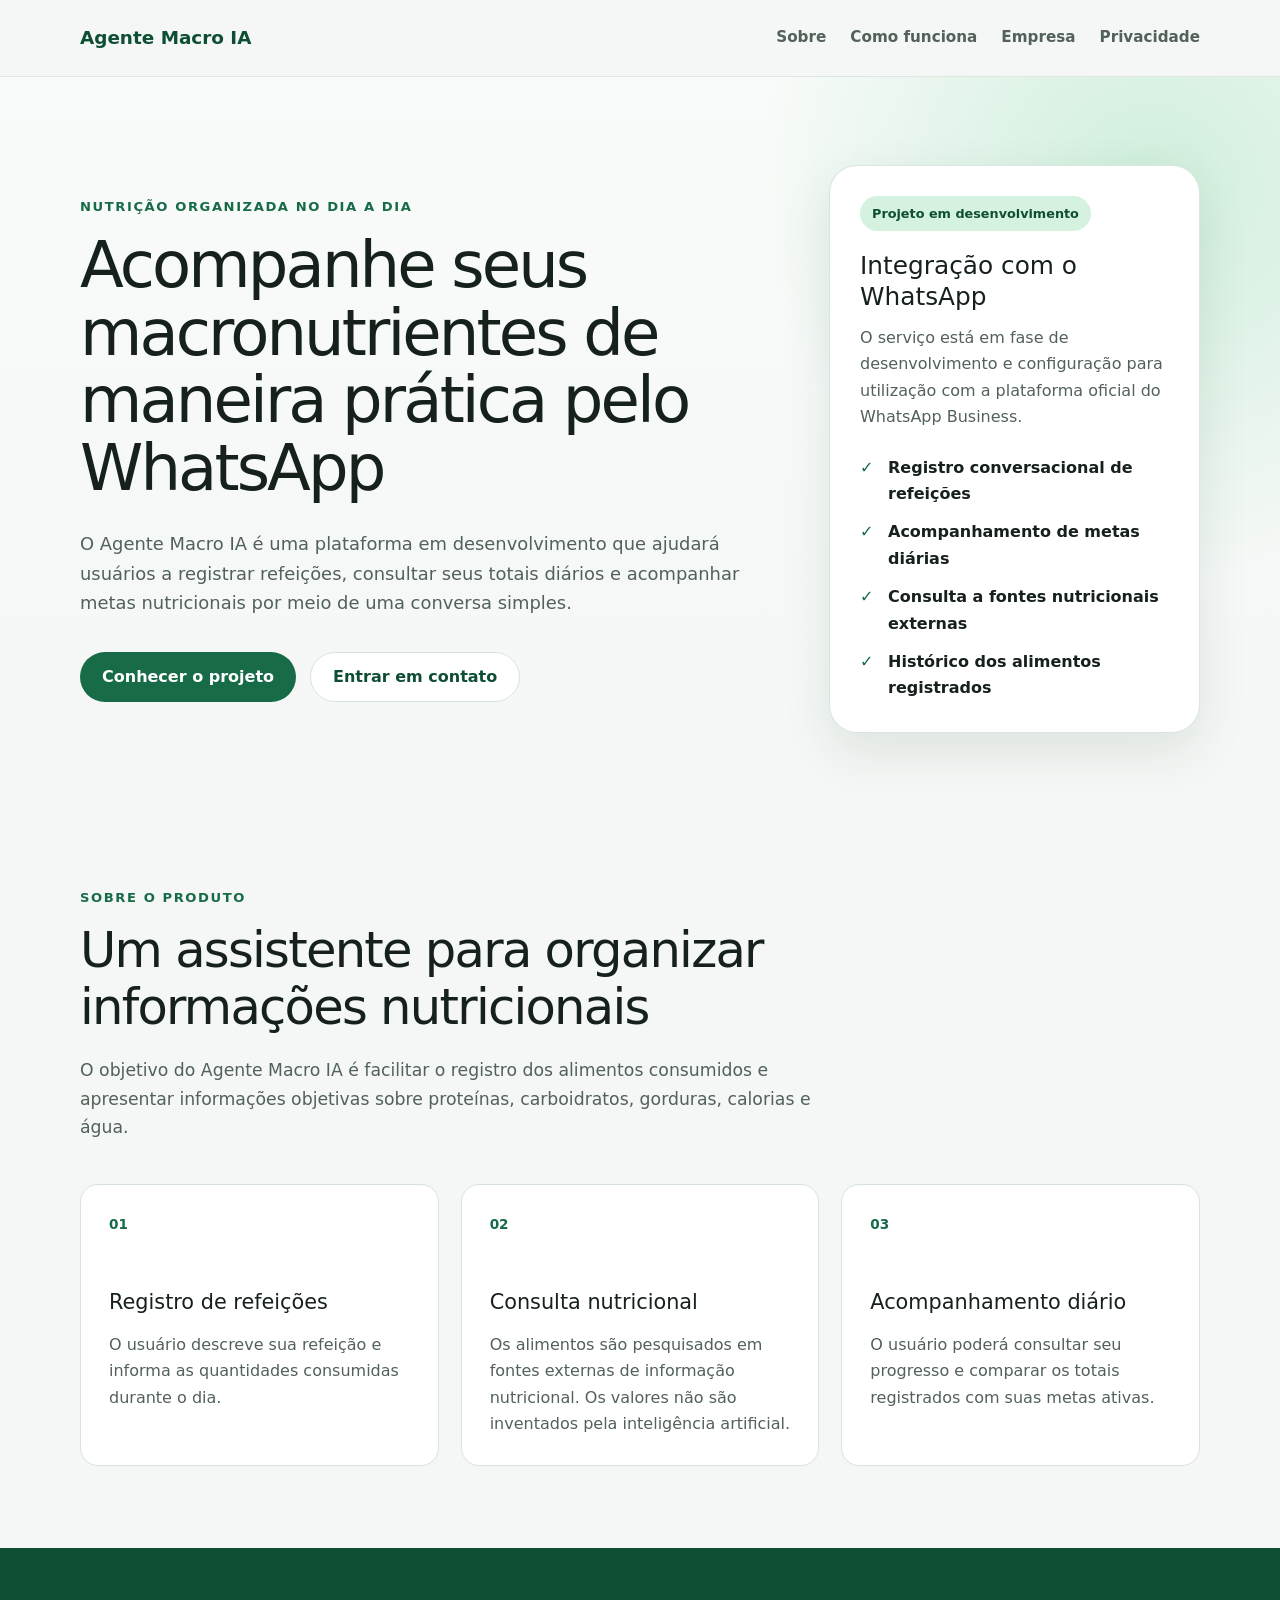
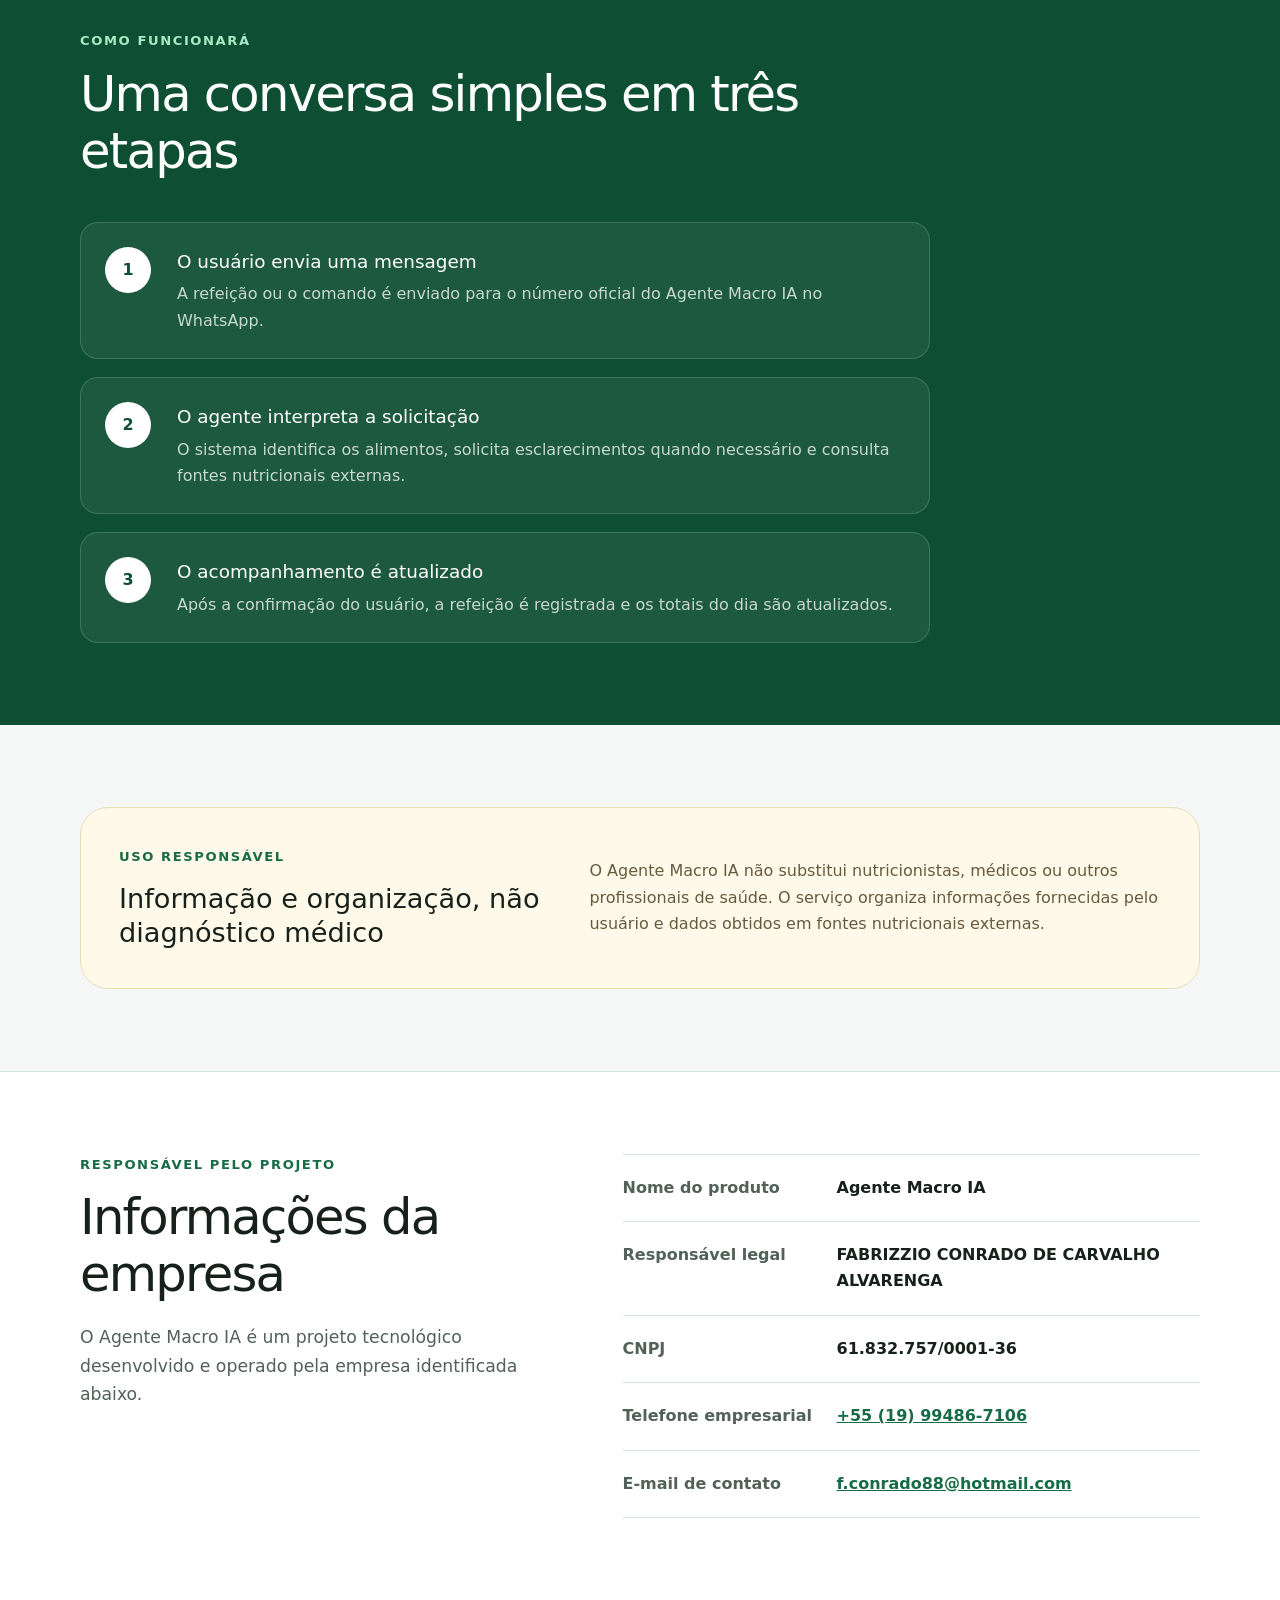
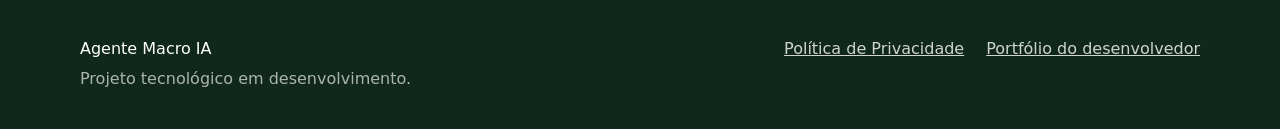
<file: agente-macro-ia/index.html>
<!DOCTYPE html>
<html lang="pt-BR">

<head>
    <meta charset="UTF-8" />
    <meta name="viewport" content="width=device-width, initial-scale=1.0" />

    <title>Agente Macro IA | Acompanhamento de macronutrientes</title>

    <meta name="description"
        content="Agente Macro IA é uma plataforma em desenvolvimento para registro de refeições e acompanhamento de macronutrientes pelo WhatsApp." />

    <link rel="canonical" href="https://faconrado.github.io/meu-portfolio/agente-macro-ia/" />

    <link rel="stylesheet" href="../reset.css" />
    <link rel="stylesheet" href="./style.css" />
</head>

<body>
    <header class="site-header">
        <div class="content header-content">
            <a class="brand" href="./" aria-label="Página inicial do Agente Macro IA">
                Agente Macro IA
            </a>

            <nav class="navigation" aria-label="Navegação principal">
                <a href="#sobre">Sobre</a>
                <a href="#funcionamento">Como funciona</a>
                <a href="#empresa">Empresa</a>
                <a href="./politica-de-privacidade.html">Privacidade</a>
            </nav>
        </div>
    </header>

    <main>
        <section class="hero">
            <div class="content hero-grid">
                <div class="hero-text">
                    <p class="eyebrow">Nutrição organizada no dia a dia</p>

                    <h1>
                        Acompanhe seus macronutrientes de maneira prática pelo WhatsApp
                    </h1>

                    <p class="hero-description">
                        O Agente Macro IA é uma plataforma em desenvolvimento que ajudará
                        usuários a registrar refeições, consultar seus totais diários e
                        acompanhar metas nutricionais por meio de uma conversa simples.
                    </p>

                    <div class="hero-actions">
                        <a class="primary-button" href="#sobre">
                            Conhecer o projeto
                        </a>

                        <a class="secondary-button" href="mailto:f.conrado88@hotmail.com">
                            Entrar em contato
                        </a>
                    </div>
                </div>

                <aside class="status-card" aria-label="Situação atual do projeto">
                    <span class="status-label">Projeto em desenvolvimento</span>

                    <h2>Integração com o WhatsApp</h2>

                    <p>
                        O serviço está em fase de desenvolvimento e configuração para
                        utilização com a plataforma oficial do WhatsApp Business.
                    </p>

                    <ul class="check-list">
                        <li>Registro conversacional de refeições</li>
                        <li>Acompanhamento de metas diárias</li>
                        <li>Consulta a fontes nutricionais externas</li>
                        <li>Histórico dos alimentos registrados</li>
                    </ul>
                </aside>
            </div>
        </section>

        <section id="sobre" class="section">
            <div class="content">
                <p class="section-label">Sobre o produto</p>

                <h2 class="section-title">
                    Um assistente para organizar informações nutricionais
                </h2>

                <p class="section-introduction">
                    O objetivo do Agente Macro IA é facilitar o registro dos alimentos
                    consumidos e apresentar informações objetivas sobre proteínas,
                    carboidratos, gorduras, calorias e água.
                </p>

                <div class="feature-grid">
                    <article class="feature-card">
                        <span class="feature-number">01</span>
                        <h3>Registro de refeições</h3>
                        <p>
                            O usuário descreve sua refeição e informa as quantidades
                            consumidas durante o dia.
                        </p>
                    </article>

                    <article class="feature-card">
                        <span class="feature-number">02</span>
                        <h3>Consulta nutricional</h3>
                        <p>
                            Os alimentos são pesquisados em fontes externas de informação
                            nutricional. Os valores não são inventados pela inteligência
                            artificial.
                        </p>
                    </article>

                    <article class="feature-card">
                        <span class="feature-number">03</span>
                        <h3>Acompanhamento diário</h3>
                        <p>
                            O usuário poderá consultar seu progresso e comparar os totais
                            registrados com suas metas ativas.
                        </p>
                    </article>
                </div>
            </div>
        </section>

        <section id="funcionamento" class="section section-highlight">
            <div class="content">
                <p class="section-label">Como funcionará</p>

                <h2 class="section-title">
                    Uma conversa simples em três etapas
                </h2>

                <ol class="steps">
                    <li class="step">
                        <span>1</span>
                        <div>
                            <h3>O usuário envia uma mensagem</h3>
                            <p>
                                A refeição ou o comando é enviado para o número oficial do
                                Agente Macro IA no WhatsApp.
                            </p>
                        </div>
                    </li>

                    <li class="step">
                        <span>2</span>
                        <div>
                            <h3>O agente interpreta a solicitação</h3>
                            <p>
                                O sistema identifica os alimentos, solicita esclarecimentos
                                quando necessário e consulta fontes nutricionais externas.
                            </p>
                        </div>
                    </li>

                    <li class="step">
                        <span>3</span>
                        <div>
                            <h3>O acompanhamento é atualizado</h3>
                            <p>
                                Após a confirmação do usuário, a refeição é registrada e os
                                totais do dia são atualizados.
                            </p>
                        </div>
                    </li>
                </ol>
            </div>
        </section>

        <section class="section">
            <div class="content">
                <div class="notice">
                    <div>
                        <p class="section-label">Uso responsável</p>
                        <h2>Informação e organização, não diagnóstico médico</h2>
                    </div>

                    <p>
                        O Agente Macro IA não substitui nutricionistas, médicos ou outros
                        profissionais de saúde. O serviço organiza informações fornecidas
                        pelo usuário e dados obtidos em fontes nutricionais externas.
                    </p>
                </div>
            </div>
        </section>

        <section id="empresa" class="section company-section">
            <div class="content company-grid">
                <div>
                    <p class="section-label">Responsável pelo projeto</p>

                    <h2 class="section-title">
                        Informações da empresa
                    </h2>

                    <p class="section-introduction">
                        O Agente Macro IA é um projeto tecnológico desenvolvido e operado
                        pela empresa identificada abaixo.
                    </p>
                </div>

                <dl class="company-data">
                    <div>
                        <dt>Nome do produto</dt>
                        <dd>Agente Macro IA</dd>
                    </div>

                    <div>
                        <dt>Responsável legal</dt>
                        <dd>
                            FABRIZZIO CONRADO DE CARVALHO ALVARENGA
                        </dd>
                    </div>

                    <div>
                        <dt>CNPJ</dt>
                        <dd>61.832.757/0001-36 </dd>
                    </div>

                    <div>
                        <dt>Telefone empresarial</dt>
                        <dd>
                            <a href="tel:+5519994867106">
                                +55 (19) 99486-7106
                            </a>
                        </dd>
                    </div>

                    <div>
                        <dt>E-mail de contato</dt>
                        <dd>
                            <a href="mailto:f.conrado88@hotmail.com">
                                f.conrado88@hotmail.com
                            </a>
                        </dd>
                    </div>
                </dl>
            </div>
        </section>
    </main>

    <footer class="site-footer">
        <div class="content footer-content">
            <div>
                <strong>Agente Macro IA</strong>
                <p>Projeto tecnológico em desenvolvimento.</p>
            </div>

            <div class="footer-links">
                <a href="./politica-de-privacidade.html">
                    Política de Privacidade
                </a>

                <a href="../">
                    Portfólio do desenvolvedor
                </a>
            </div>
        </div>
    </footer>
</body>

</html>
</file>
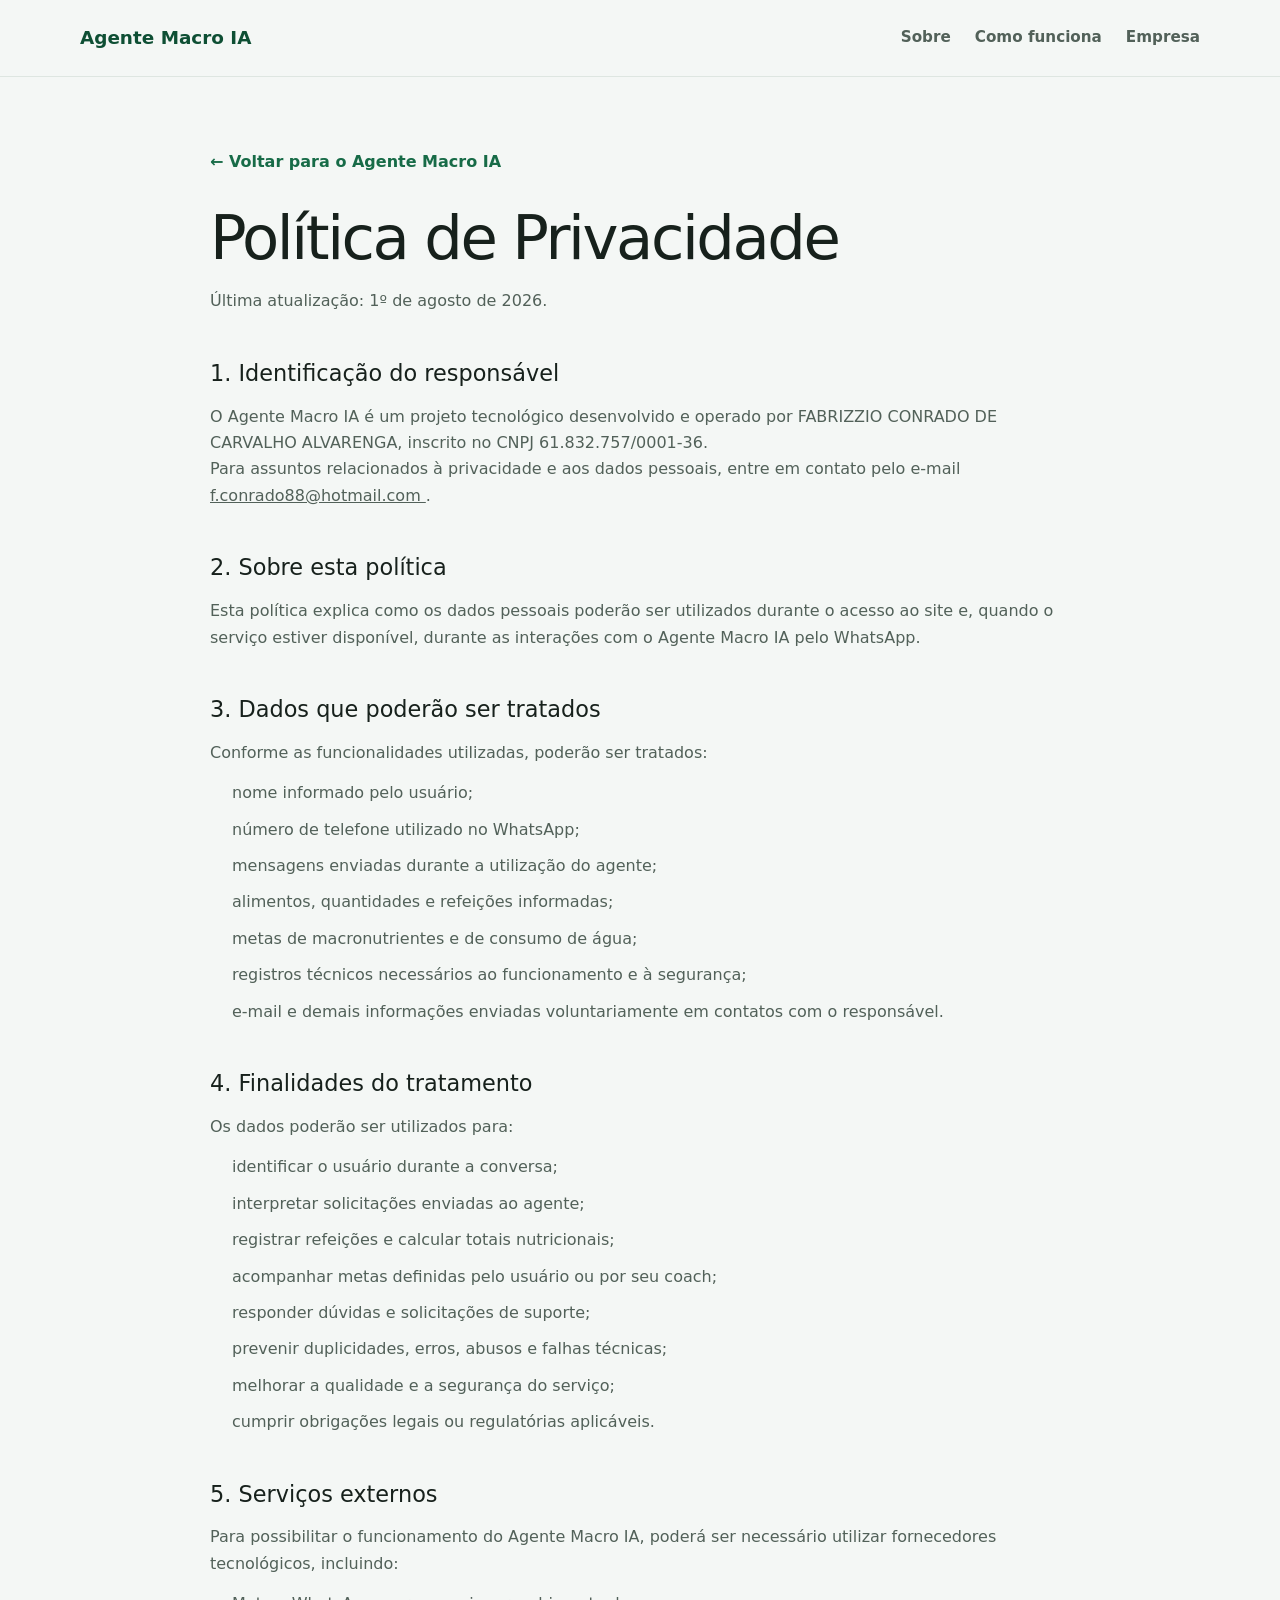
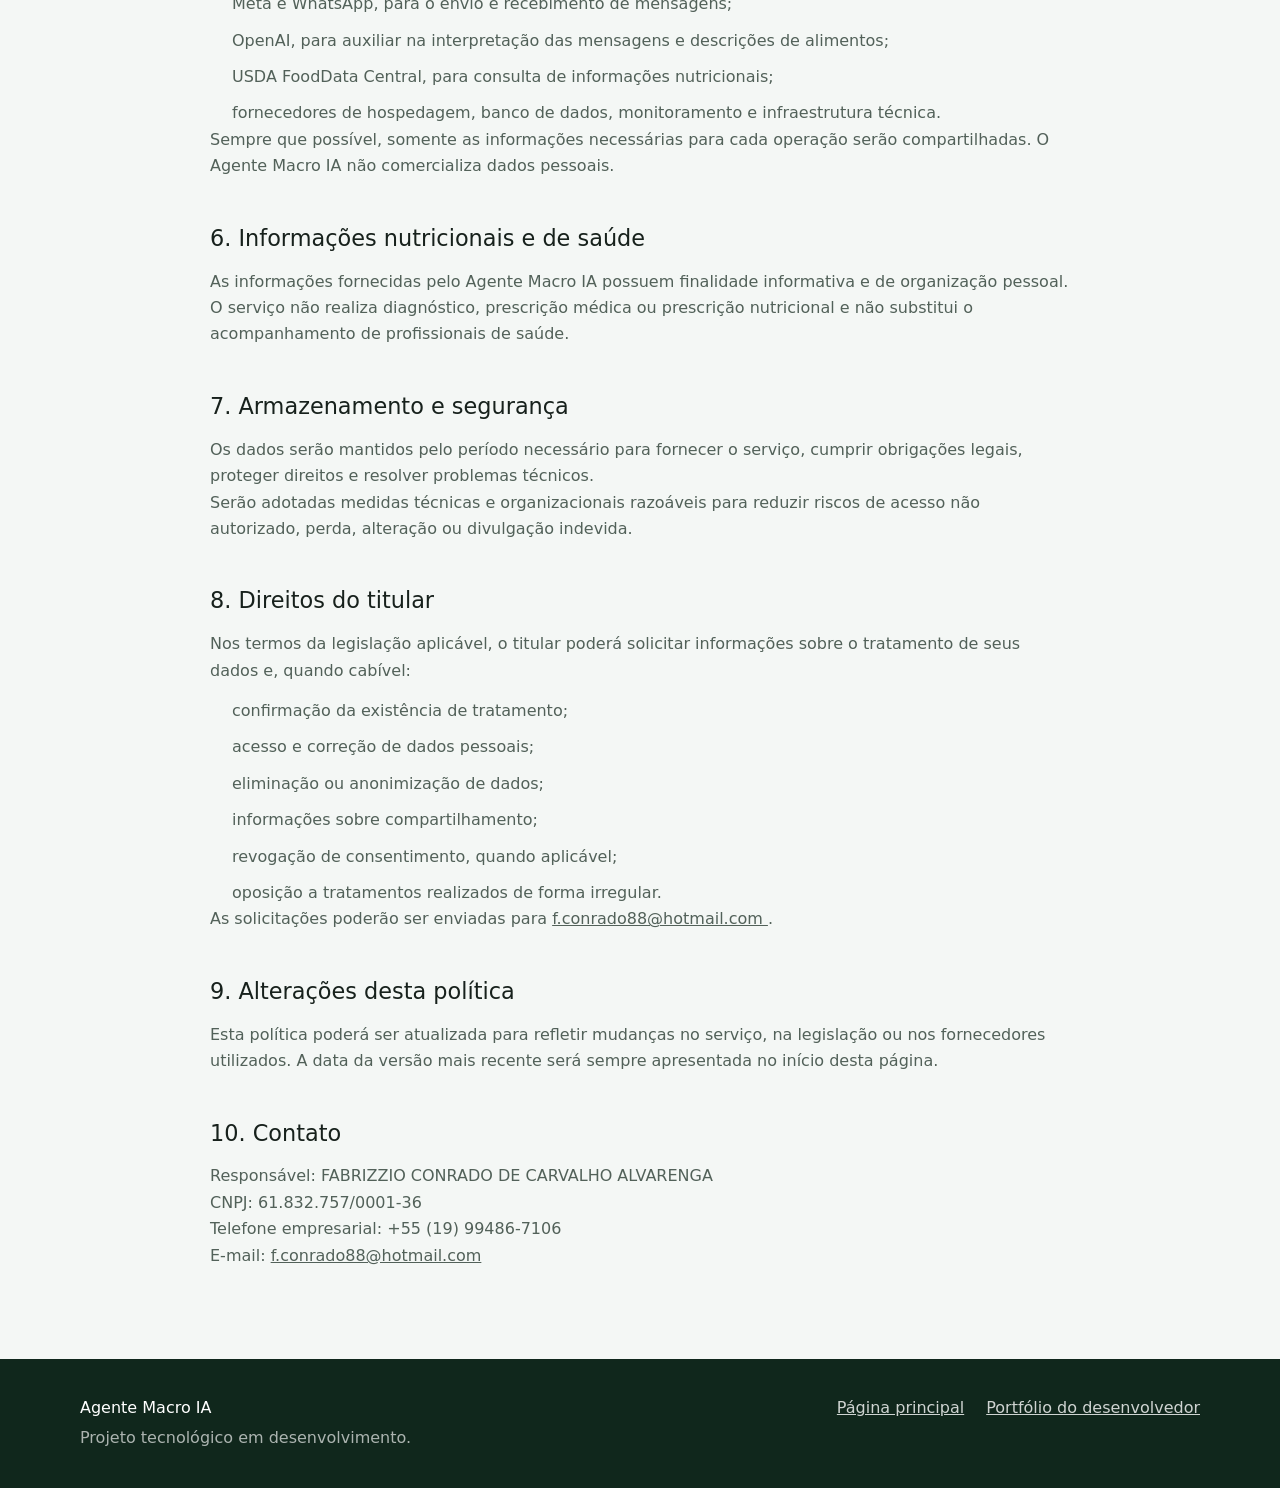
<file: agente-macro-ia/politica-de-privacidade.html>
<!DOCTYPE html>
<html lang="pt-BR">

<head>
    <meta charset="UTF-8" />
    <meta name="viewport" content="width=device-width, initial-scale=1.0" />

    <title>Política de Privacidade | Agente Macro IA</title>

    <meta name="description" content="Política de Privacidade do Agente Macro IA." />

    <link rel="canonical"
        href="https://faconrado.github.io/meu-portfolio/agente-macro-ia/politica-de-privacidade.html" />

    <link rel="stylesheet" href="../reset.css" />
    <link rel="stylesheet" href="./style.css" />
</head>

<body>
    <header class="site-header">
        <div class="content header-content">
            <a class="brand" href="./">
                Agente Macro IA
            </a>

            <nav class="navigation" aria-label="Navegação principal">
                <a href="./index.html#sobre">Sobre</a>
                <a href="./index.html#funcionamento">Como funciona</a>
                <a href="./index.html#empresa">Empresa</a>
            </nav>
        </div>
    </header>

    <main class="legal-page">
        <div class="content legal-content">
            <a class="back-link" href="./">
                ← Voltar para o Agente Macro IA
            </a>

            <h1>Política de Privacidade</h1>

            <p class="legal-updated">
                Última atualização: 1º de agosto de 2026.
            </p>

            <section class="legal-section">
                <h2>1. Identificação do responsável</h2>

                <p>
                    O Agente Macro IA é um projeto tecnológico desenvolvido e operado
                    por FABRIZZIO CONRADO DE CARVALHO ALVARENGA, inscrito no CNPJ
                    61.832.757/0001-36.
                </p>

                <p>
                    Para assuntos relacionados à privacidade e aos dados pessoais,
                    entre em contato pelo e-mail
                    <a href="mailto:f.conrado88@hotmail.com">
                        f.conrado88@hotmail.com
                    </a>.
                </p>
            </section>

            <section class="legal-section">
                <h2>2. Sobre esta política</h2>

                <p>
                    Esta política explica como os dados pessoais poderão ser utilizados
                    durante o acesso ao site e, quando o serviço estiver disponível,
                    durante as interações com o Agente Macro IA pelo WhatsApp.
                </p>
            </section>

            <section class="legal-section">
                <h2>3. Dados que poderão ser tratados</h2>

                <p>
                    Conforme as funcionalidades utilizadas, poderão ser tratados:
                </p>

                <ul>
                    <li>nome informado pelo usuário;</li>
                    <li>número de telefone utilizado no WhatsApp;</li>
                    <li>mensagens enviadas durante a utilização do agente;</li>
                    <li>alimentos, quantidades e refeições informadas;</li>
                    <li>metas de macronutrientes e de consumo de água;</li>
                    <li>registros técnicos necessários ao funcionamento e à segurança;</li>
                    <li>
                        e-mail e demais informações enviadas voluntariamente em contatos
                        com o responsável.
                    </li>
                </ul>
            </section>

            <section class="legal-section">
                <h2>4. Finalidades do tratamento</h2>

                <p>Os dados poderão ser utilizados para:</p>

                <ul>
                    <li>identificar o usuário durante a conversa;</li>
                    <li>interpretar solicitações enviadas ao agente;</li>
                    <li>registrar refeições e calcular totais nutricionais;</li>
                    <li>acompanhar metas definidas pelo usuário ou por seu coach;</li>
                    <li>responder dúvidas e solicitações de suporte;</li>
                    <li>prevenir duplicidades, erros, abusos e falhas técnicas;</li>
                    <li>melhorar a qualidade e a segurança do serviço;</li>
                    <li>cumprir obrigações legais ou regulatórias aplicáveis.</li>
                </ul>
            </section>

            <section class="legal-section">
                <h2>5. Serviços externos</h2>

                <p>
                    Para possibilitar o funcionamento do Agente Macro IA, poderá ser
                    necessário utilizar fornecedores tecnológicos, incluindo:
                </p>

                <ul>
                    <li>
                        Meta e WhatsApp, para o envio e recebimento de mensagens;
                    </li>
                    <li>
                        OpenAI, para auxiliar na interpretação das mensagens e descrições
                        de alimentos;
                    </li>
                    <li>
                        USDA FoodData Central, para consulta de informações nutricionais;
                    </li>
                    <li>
                        fornecedores de hospedagem, banco de dados, monitoramento e
                        infraestrutura técnica.
                    </li>
                </ul>

                <p>
                    Sempre que possível, somente as informações necessárias para cada
                    operação serão compartilhadas. O Agente Macro IA não comercializa
                    dados pessoais.
                </p>
            </section>

            <section class="legal-section">
                <h2>6. Informações nutricionais e de saúde</h2>

                <p>
                    As informações fornecidas pelo Agente Macro IA possuem finalidade
                    informativa e de organização pessoal. O serviço não realiza
                    diagnóstico, prescrição médica ou prescrição nutricional e não
                    substitui o acompanhamento de profissionais de saúde.
                </p>
            </section>

            <section class="legal-section">
                <h2>7. Armazenamento e segurança</h2>

                <p>
                    Os dados serão mantidos pelo período necessário para fornecer o
                    serviço, cumprir obrigações legais, proteger direitos e resolver
                    problemas técnicos.
                </p>

                <p>
                    Serão adotadas medidas técnicas e organizacionais razoáveis para
                    reduzir riscos de acesso não autorizado, perda, alteração ou
                    divulgação indevida.
                </p>
            </section>

            <section class="legal-section">
                <h2>8. Direitos do titular</h2>

                <p>
                    Nos termos da legislação aplicável, o titular poderá solicitar
                    informações sobre o tratamento de seus dados e, quando cabível:
                </p>

                <ul>
                    <li>confirmação da existência de tratamento;</li>
                    <li>acesso e correção de dados pessoais;</li>
                    <li>eliminação ou anonimização de dados;</li>
                    <li>informações sobre compartilhamento;</li>
                    <li>revogação de consentimento, quando aplicável;</li>
                    <li>oposição a tratamentos realizados de forma irregular.</li>
                </ul>

                <p>
                    As solicitações poderão ser enviadas para
                    <a href="mailto:f.conrado88@hotmail.com">
                        f.conrado88@hotmail.com
                    </a>.
                </p>
            </section>

            <section class="legal-section">
                <h2>9. Alterações desta política</h2>

                <p>
                    Esta política poderá ser atualizada para refletir mudanças no
                    serviço, na legislação ou nos fornecedores utilizados. A data da
                    versão mais recente será sempre apresentada no início desta página.
                </p>
            </section>

            <section class="legal-section">
                <h2>10. Contato</h2>

                <p>
                    Responsável: FABRIZZIO CONRADO DE CARVALHO ALVARENGA
                </p>

                <p>CNPJ: 61.832.757/0001-36 </p>

                <p>Telefone empresarial: +55 (19) 99486-7106</p>

                <p>
                    E-mail:
                    <a href="mailto:f.conrado88@hotmail.com">
                        f.conrado88@hotmail.com
                    </a>
                </p>
            </section>
        </div>
    </main>

    <footer class="site-footer">
        <div class="content footer-content">
            <div>
                <strong>Agente Macro IA</strong>
                <p>Projeto tecnológico em desenvolvimento.</p>
            </div>

            <div class="footer-links">
                <a href="./">Página principal</a>
                <a href="../">Portfólio do desenvolvedor</a>
            </div>
        </div>
    </footer>
</body>

</html>
</file>
<file: agente-macro-ia/style.css>
:root {
    --background: #f4f7f5;
    --surface: #ffffff;
    --surface-soft: #eaf5ef;
    --primary: #176b47;
    --primary-dark: #0e4f34;
    --accent: #d5f2e1;
    --text: #17211c;
    --text-soft: #526159;
    --border: #d9e3dd;
    --shadow: 0 18px 50px rgba(20, 62, 42, 0.1);
    --radius-large: 28px;
    --radius-medium: 18px;
    --content-width: 1120px;
}

* {
    box-sizing: border-box;
}

html {
    scroll-behavior: smooth;
}

body {
    min-height: 100vh;
    background: var(--background);
    color: var(--text);
    font-family:
        Inter,
        system-ui,
        -apple-system,
        BlinkMacSystemFont,
        "Segoe UI",
        sans-serif;
    font-size: 16px;
    line-height: 1.65;
}

a {
    color: inherit;
}

.content {
    width: min(calc(100% - 40px), var(--content-width));
    margin: 0 auto;
}

.site-header {
    position: sticky;
    top: 0;
    z-index: 10;
    border-bottom: 1px solid rgba(217, 227, 221, 0.8);
    background: rgba(244, 247, 245, 0.94);
    backdrop-filter: blur(14px);
}

.header-content {
    min-height: 76px;
    display: flex;
    align-items: center;
    justify-content: space-between;
    gap: 30px;
}

.brand {
    color: var(--primary-dark);
    font-size: 1.15rem;
    font-weight: 800;
    text-decoration: none;
}

.navigation {
    display: flex;
    align-items: center;
    gap: 24px;
}

.navigation a {
    color: var(--text-soft);
    font-size: 0.95rem;
    font-weight: 600;
    text-decoration: none;
}

.navigation a:hover,
.navigation a:focus-visible {
    color: var(--primary);
}

.hero {
    padding: 88px 0 72px;
    background:
        radial-gradient(circle at 90% 15%,
            rgba(167, 226, 192, 0.5),
            transparent 30%),
        linear-gradient(180deg, #f8fbf9 0%, var(--background) 100%);
}

.hero-grid {
    display: grid;
    grid-template-columns: minmax(0, 1.3fr) minmax(300px, 0.7fr);
    gap: 60px;
    align-items: center;
}

.eyebrow,
.section-label {
    margin-bottom: 14px;
    color: var(--primary);
    font-size: 0.82rem;
    font-weight: 800;
    letter-spacing: 0.12em;
    text-transform: uppercase;
}

.hero h1 {
    max-width: 760px;
    margin: 0;
    font-size: clamp(2.5rem, 5vw, 4.6rem);
    line-height: 1.06;
    letter-spacing: -0.045em;
}

.hero-description {
    max-width: 700px;
    margin-top: 26px;
    color: var(--text-soft);
    font-size: 1.12rem;
}

.hero-actions {
    display: flex;
    flex-wrap: wrap;
    gap: 14px;
    margin-top: 34px;
}

.primary-button,
.secondary-button {
    min-height: 50px;
    display: inline-flex;
    align-items: center;
    justify-content: center;
    padding: 0 22px;
    border-radius: 999px;
    font-weight: 750;
    text-decoration: none;
    transition:
        transform 160ms ease,
        background-color 160ms ease;
}

.primary-button {
    background: var(--primary);
    color: #ffffff;
}

.primary-button:hover {
    background: var(--primary-dark);
    transform: translateY(-2px);
}

.secondary-button {
    border: 1px solid var(--border);
    background: var(--surface);
    color: var(--primary-dark);
}

.secondary-button:hover {
    background: var(--surface-soft);
    transform: translateY(-2px);
}

.status-card {
    padding: 30px;
    border: 1px solid rgba(23, 107, 71, 0.16);
    border-radius: var(--radius-large);
    background: var(--surface);
    box-shadow: var(--shadow);
}

.status-label {
    display: inline-flex;
    margin-bottom: 20px;
    padding: 7px 12px;
    border-radius: 999px;
    background: var(--accent);
    color: var(--primary-dark);
    font-size: 0.8rem;
    font-weight: 800;
}

.status-card h2 {
    margin-bottom: 12px;
    font-size: 1.55rem;
    line-height: 1.25;
}

.status-card p {
    color: var(--text-soft);
}

.check-list {
    display: grid;
    gap: 12px;
    margin: 24px 0 0;
    padding: 0;
    list-style: none;
}

.check-list li {
    position: relative;
    padding-left: 28px;
    color: var(--text);
    font-weight: 600;
}

.check-list li::before {
    content: "✓";
    position: absolute;
    left: 0;
    color: var(--primary);
    font-weight: 900;
}

.section {
    padding: 82px 0;
}

.section-highlight {
    background: var(--primary-dark);
    color: #ffffff;
}

.section-title {
    max-width: 760px;
    margin: 0;
    font-size: clamp(2rem, 4vw, 3.1rem);
    line-height: 1.15;
    letter-spacing: -0.035em;
}

.section-introduction {
    max-width: 760px;
    margin-top: 20px;
    color: var(--text-soft);
    font-size: 1.08rem;
}

.feature-grid {
    display: grid;
    grid-template-columns: repeat(3, 1fr);
    gap: 22px;
    margin-top: 42px;
}

.feature-card {
    min-height: 260px;
    padding: 28px;
    border: 1px solid var(--border);
    border-radius: var(--radius-medium);
    background: var(--surface);
}

.feature-number {
    display: block;
    margin-bottom: 50px;
    color: var(--primary);
    font-size: 0.85rem;
    font-weight: 850;
}

.feature-card h3 {
    margin-bottom: 12px;
    font-size: 1.3rem;
}

.feature-card p {
    color: var(--text-soft);
}

.section-highlight .section-label {
    color: #a8e8c4;
}

.steps {
    display: grid;
    gap: 18px;
    max-width: 850px;
    margin: 42px 0 0;
    padding: 0;
    list-style: none;
}

.step {
    display: grid;
    grid-template-columns: 52px 1fr;
    gap: 20px;
    padding: 24px;
    border: 1px solid rgba(255, 255, 255, 0.16);
    border-radius: var(--radius-medium);
    background: rgba(255, 255, 255, 0.06);
}

.step>span {
    width: 46px;
    height: 46px;
    display: inline-flex;
    align-items: center;
    justify-content: center;
    border-radius: 50%;
    background: #ffffff;
    color: var(--primary-dark);
    font-weight: 900;
}

.step h3 {
    margin-bottom: 4px;
    font-size: 1.15rem;
}

.step p {
    color: rgba(255, 255, 255, 0.76);
}

.notice {
    display: grid;
    grid-template-columns: 0.85fr 1.15fr;
    gap: 48px;
    align-items: center;
    padding: 38px;
    border: 1px solid #eadcb7;
    border-radius: var(--radius-large);
    background: #fff9e9;
}

.notice h2 {
    font-size: 1.7rem;
    line-height: 1.25;
}

.notice>p {
    color: #665b3f;
}

.company-section {
    border-top: 1px solid var(--border);
    background: var(--surface);
}

.company-grid {
    display: grid;
    grid-template-columns: 0.9fr 1.1fr;
    gap: 70px;
}

.company-data {
    margin: 0;
    border-top: 1px solid var(--border);
}

.company-data div {
    display: grid;
    grid-template-columns: 190px 1fr;
    gap: 24px;
    padding: 20px 0;
    border-bottom: 1px solid var(--border);
}

.company-data dt {
    color: var(--text-soft);
    font-weight: 650;
}

.company-data dd {
    margin: 0;
    font-weight: 750;
    overflow-wrap: anywhere;
}

.company-data a {
    color: var(--primary);
}

.site-footer {
    padding: 36px 0;
    background: #10271c;
    color: #ffffff;
}

.footer-content {
    display: flex;
    justify-content: space-between;
    gap: 30px;
}

.footer-content p {
    margin-top: 4px;
    color: rgba(255, 255, 255, 0.65);
}

.footer-links {
    display: flex;
    flex-wrap: wrap;
    gap: 22px;
}

.footer-links a {
    color: rgba(255, 255, 255, 0.8);
}

.legal-page {
    padding: 72px 0 90px;
}

.legal-content {
    max-width: 860px;
}

.back-link {
    display: inline-flex;
    margin-bottom: 30px;
    color: var(--primary);
    font-weight: 750;
    text-decoration: none;
}

.legal-page h1 {
    margin-bottom: 16px;
    font-size: clamp(2.4rem, 5vw, 3.8rem);
    line-height: 1.1;
    letter-spacing: -0.04em;
}

.legal-updated {
    color: var(--text-soft);
}

.legal-section {
    margin-top: 40px;
}

.legal-section h2 {
    margin-bottom: 12px;
    font-size: 1.4rem;
}

.legal-section p,
.legal-section li {
    color: var(--text-soft);
}

.legal-section ul {
    display: grid;
    gap: 10px;
    margin: 14px 0 0;
    padding-left: 22px;
}

@media (max-width: 850px) {

    .hero-grid,
    .company-grid,
    .notice {
        grid-template-columns: 1fr;
    }

    .feature-grid {
        grid-template-columns: 1fr;
    }

    .feature-card {
        min-height: auto;
    }

    .feature-number {
        margin-bottom: 25px;
    }

    .navigation {
        display: none;
    }
}

@media (max-width: 600px) {
    .content {
        width: min(calc(100% - 28px), var(--content-width));
    }

    .hero {
        padding: 62px 0 54px;
    }

    .section {
        padding: 62px 0;
    }

    .status-card,
    .notice {
        padding: 24px;
    }

    .company-data div {
        grid-template-columns: 1fr;
        gap: 4px;
    }

    .footer-content {
        flex-direction: column;
    }

    .step {
        grid-template-columns: 42px 1fr;
        padding: 20px;
    }

    .step>span {
        width: 40px;
        height: 40px;
    }
}
</file>
